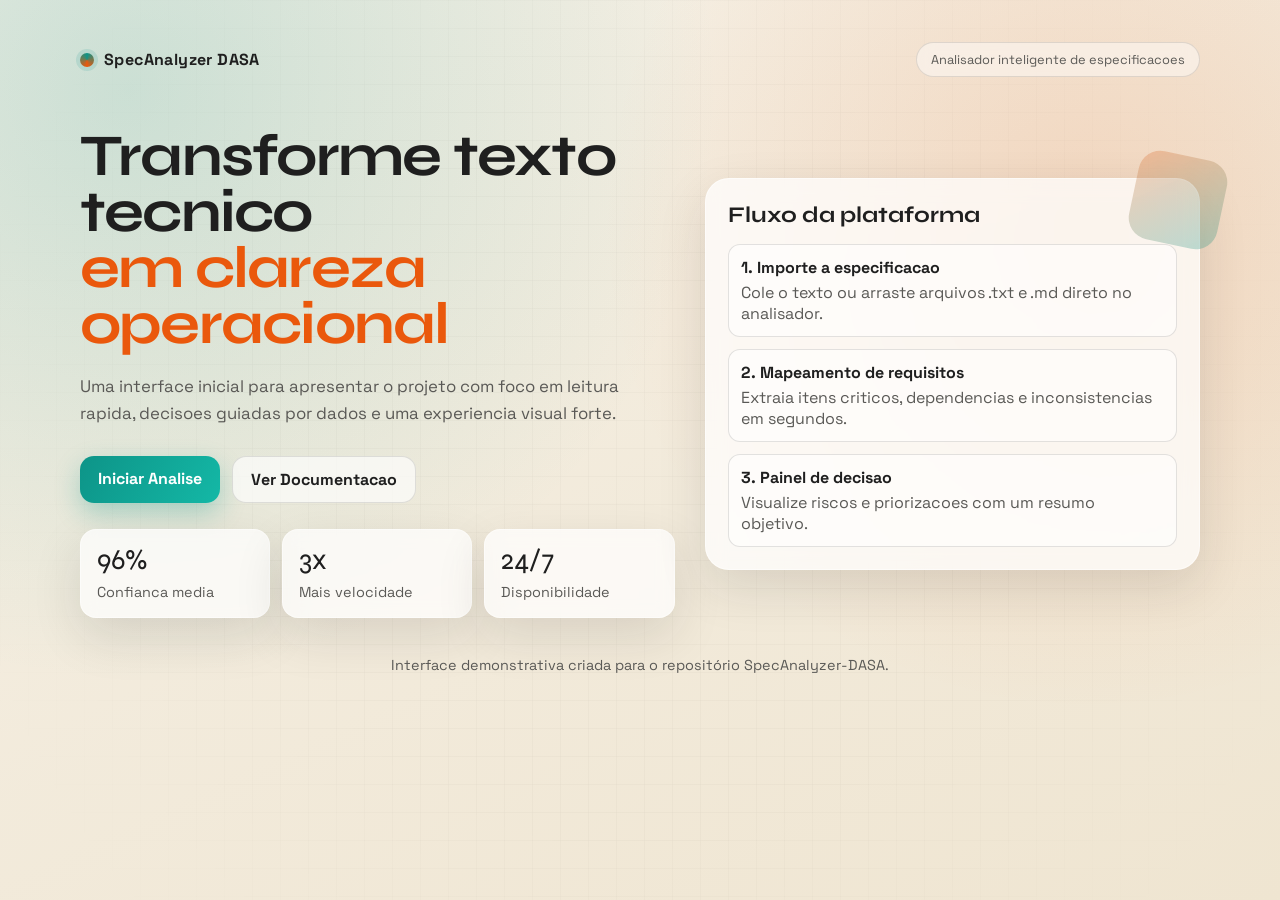
<file: index.html>
<!doctype html>
<html lang="pt-BR">
<head>
  <meta charset="UTF-8" />
  <meta name="viewport" content="width=device-width, initial-scale=1.0" />
  <title>SpecAnalyzer DASA</title>
  <link rel="preconnect" href="https://fonts.googleapis.com" />
  <link rel="preconnect" href="https://fonts.gstatic.com" crossorigin />
  <link href="https://fonts.googleapis.com/css2?family=Space+Grotesk:wght@400;500;700&family=Syne:wght@700;800&display=swap" rel="stylesheet" />
  <link rel="stylesheet" href="styles.css" />
</head>
<body>
  <div class="texture" aria-hidden="true"></div>

  <div class="wrapper">
    <header>
      <div class="brand">
        <span class="dot" aria-hidden="true"></span>
        <span>SpecAnalyzer DASA</span>
      </div>
      <span class="tag">Analisador inteligente de especificacoes</span>
    </header>

    <main class="hero">
      <section class="headline">
        <h1>
          <span class="line">Transforme texto tecnico</span>
          <span class="line accent">em clareza operacional</span>
        </h1>
        <p class="subtitle">
          Uma interface inicial para apresentar o projeto com foco em leitura rapida,
          decisoes guiadas por dados e uma experiencia visual forte.
        </p>

        <div class="actions">
          <a class="btn primary" href="app.html">Iniciar Analise</a>
          <a class="btn secondary" href="#">Ver Documentacao</a>
        </div>

        <div class="stats">
          <article class="stat">
            <div class="n">96%</div>
            <div class="l">Confianca media</div>
          </article>
          <article class="stat">
            <div class="n">3x</div>
            <div class="l">Mais velocidade</div>
          </article>
          <article class="stat">
            <div class="n">24/7</div>
            <div class="l">Disponibilidade</div>
          </article>
        </div>
      </section>

      <aside class="card">
        <h2>Fluxo da plataforma</h2>
        <ul>
          <li>
            <strong>1. Importe a especificacao</strong>
            Cole o texto ou arraste arquivos .txt e .md direto no analisador.
          </li>
          <li>
            <strong>2. Mapeamento de requisitos</strong>
            Extraia itens criticos, dependencias e inconsistencias em segundos.
          </li>
          <li>
            <strong>3. Painel de decisao</strong>
            Visualize riscos e priorizacoes com um resumo objetivo.
          </li>
        </ul>
      </aside>
    </main>

    <footer>
      Interface demonstrativa criada para o repositório SpecAnalyzer-DASA.
    </footer>
  </div>
</body>
</html>
</file>
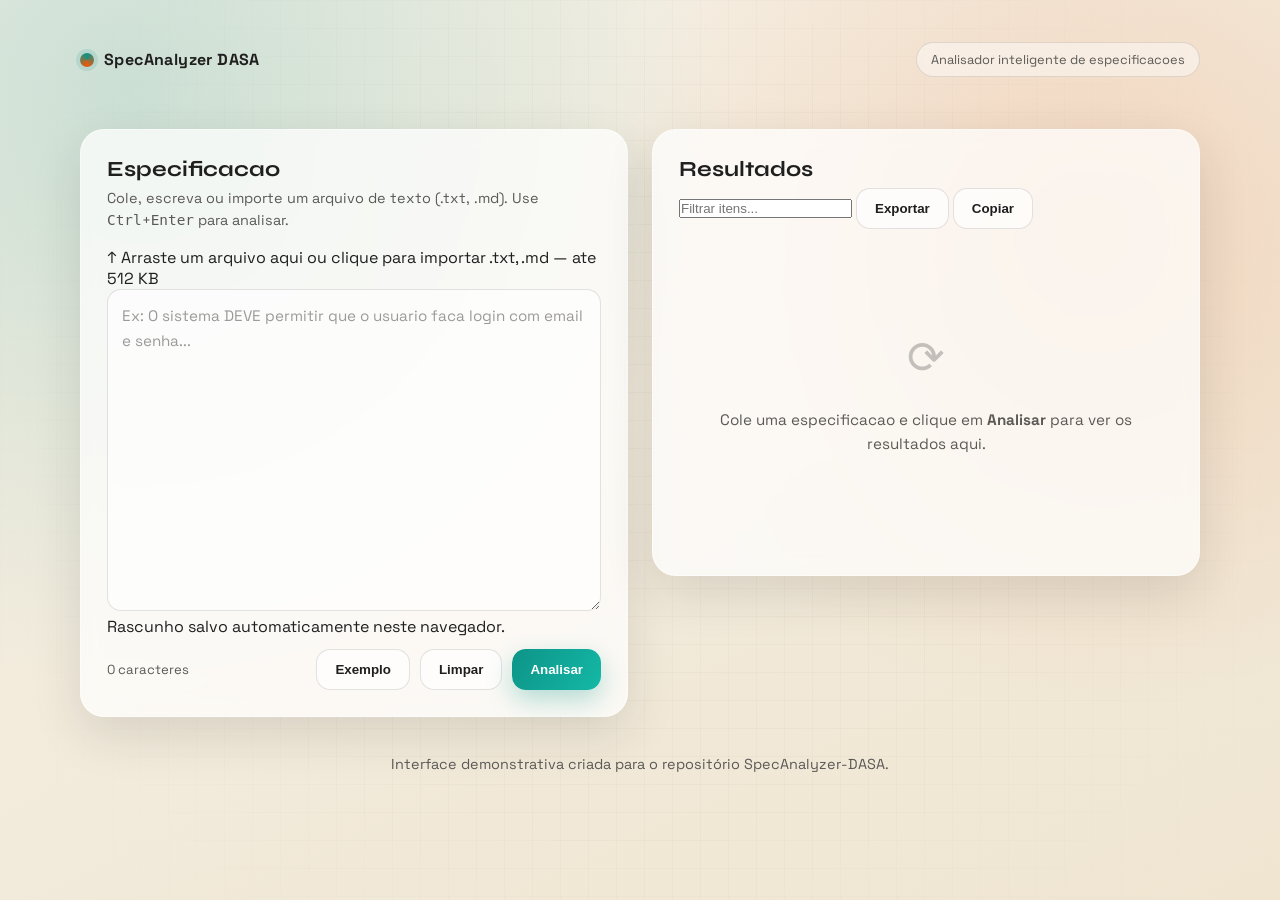
<file: app.html>
<!doctype html>
<html lang="pt-BR">
<head>
  <meta charset="UTF-8" />
  <meta name="viewport" content="width=device-width, initial-scale=1.0" />
  <title>SpecAnalyzer DASA — Analisador</title>
  <link rel="preconnect" href="https://fonts.googleapis.com" />
  <link rel="preconnect" href="https://fonts.gstatic.com" crossorigin />
  <link href="https://fonts.googleapis.com/css2?family=Space+Grotesk:wght@400;500;700&family=Syne:wght@700;800&display=swap" rel="stylesheet" />
  <link rel="stylesheet" href="styles.css" />
  <link rel="stylesheet" href="app.css" />
</head>
<body>
  <div class="texture" aria-hidden="true"></div>

  <div class="wrapper">
    <header>
      <div class="brand">
        <a href="index.html" class="brand-link" aria-label="Voltar para a pagina inicial">
          <span class="dot" aria-hidden="true"></span>
          <span>SpecAnalyzer DASA</span>
        </a>
      </div>
      <span class="tag">Analisador inteligente de especificacoes</span>
    </header>

    <main class="app-layout">
      <section class="panel input-panel" aria-labelledby="input-heading">
        <h2 id="input-heading">Especificacao</h2>
        <p class="panel-desc">
          Cole, escreva ou importe um arquivo de texto (.txt, .md). Use
          <kbd>Ctrl</kbd>+<kbd>Enter</kbd> para analisar.
        </p>

        <div
          class="upload-zone"
          id="upload-zone"
          tabindex="0"
          role="button"
          aria-label="Importar arquivo de especificacao. Arraste ou clique para selecionar."
        >
          <span class="upload-icon" aria-hidden="true">↑</span>
          <span class="upload-text">Arraste um arquivo aqui ou clique para importar</span>
          <span class="upload-hint">.txt, .md — ate 512 KB</span>
        </div>
        <input type="file" id="file-input" class="sr-only" accept=".txt,.md,.text,text/plain" />

        <label for="spec-input" class="sr-only">Texto da especificacao</label>
        <textarea
          id="spec-input"
          class="spec-textarea"
          placeholder="Ex: O sistema DEVE permitir que o usuario faca login com email e senha..."
          rows="12"
          aria-describedby="char-count input-hint"
        ></textarea>
        <p id="input-hint" class="input-hint">Rascunho salvo automaticamente neste navegador.</p>

        <div class="input-footer">
          <span id="char-count" class="char-count" aria-live="polite">0 caracteres</span>
          <div class="input-actions">
            <button class="btn secondary" id="sample-btn" type="button">Exemplo</button>
            <button class="btn secondary" id="clear-btn" type="button" aria-label="Limpar campo de texto">Limpar</button>
            <button class="btn primary" id="analyze-btn" type="button">Analisar</button>
          </div>
        </div>
      </section>

      <section class="panel results-panel" id="results-panel" aria-labelledby="results-heading" aria-live="polite">
        <div class="results-header">
          <h2 id="results-heading">Resultados</h2>
          <div class="results-toolbar hidden" id="results-toolbar">
            <label class="filter-label sr-only" for="result-filter">Filtrar resultados</label>
            <input
              type="search"
              id="result-filter"
              class="result-filter"
              placeholder="Filtrar itens..."
              autocomplete="off"
            />
            <button class="btn secondary btn-sm" id="export-btn" type="button">Exportar</button>
            <button class="btn secondary btn-sm" id="copy-btn" type="button">Copiar</button>
          </div>
        </div>
        <p class="analysis-meta hidden" id="analysis-meta" aria-live="polite"></p>

        <div id="results-placeholder" class="results-placeholder">
          <div class="placeholder-icon" aria-hidden="true">⟳</div>
          <p>Cole uma especificacao e clique em <strong>Analisar</strong> para ver os resultados aqui.</p>
        </div>

        <div id="results-content" class="results-content hidden" role="region" aria-label="Resultados da analise">
          <div class="summary-bar" id="summary-bar"></div>

          <div class="result-section" id="section-duplicates">
            <h3 class="section-title">
              <span class="section-icon duplicate" aria-hidden="true">≈</span>
              Duplicatas
              <span class="section-badge duplicate" id="badge-duplicates">0</span>
            </h3>
            <ul class="result-list" id="list-duplicates"></ul>
          </div>

          <div class="result-section" id="section-requirements">
            <h3 class="section-title">
              <span class="section-icon" aria-hidden="true">✓</span>
              Requisitos identificados
              <span class="section-badge" id="badge-requirements">0</span>
            </h3>
            <ul class="result-list" id="list-requirements"></ul>
          </div>

          <div class="result-section" id="section-restrictions">
            <h3 class="section-title">
              <span class="section-icon restriction" aria-hidden="true">✕</span>
              Restricoes e negacoes
              <span class="section-badge warning" id="badge-restrictions">0</span>
            </h3>
            <ul class="result-list" id="list-restrictions"></ul>
          </div>

          <div class="result-section" id="section-inconsistencies">
            <h3 class="section-title">
              <span class="section-icon danger" aria-hidden="true">⚠</span>
              Possiveis inconsistencias
              <span class="section-badge danger" id="badge-inconsistencies">0</span>
            </h3>
            <ul class="result-list" id="list-inconsistencies"></ul>
          </div>

          <div class="result-section" id="section-neutrals">
            <h3 class="section-title">
              <span class="section-icon neutral" aria-hidden="true">○</span>
              Demais frases
              <span class="section-badge neutral" id="badge-neutrals">0</span>
            </h3>
            <ul class="result-list" id="list-neutrals"></ul>
          </div>

          <div class="result-section" id="section-keywords">
            <h3 class="section-title">
              <span class="section-icon accent2" aria-hidden="true">#</span>
              Palavras-chave relevantes
            </h3>
            <div class="keyword-cloud" id="keyword-cloud"></div>
          </div>
        </div>
      </section>
    </main>

    <footer>
      Interface demonstrativa criada para o repositório SpecAnalyzer-DASA.
    </footer>
  </div>

  <div id="toast" class="toast hidden" role="status" aria-live="polite"></div>

  <script src="app.js"></script>
</body>
</html>
</file>
<file: styles.css>
:root {
  --bg-1: #f6f1e7;
  --bg-2: #efe5d1;
  --text: #1f1f1f;
  --muted: #5a5956;
  --accent: #0d9488;
  --accent-2: #ea580c;
  --card: rgba(255, 255, 255, 0.72);
  --line: rgba(31, 31, 31, 0.12);
  --shadow: 0 18px 50px rgba(31, 31, 31, 0.12);
}

* {
  box-sizing: border-box;
  margin: 0;
  padding: 0;
}

body {
  min-height: 100vh;
  font-family: "Space Grotesk", sans-serif;
  color: var(--text);
  background:
    radial-gradient(circle at 10% 10%, rgba(13, 148, 136, 0.18), transparent 42%),
    radial-gradient(circle at 85% 25%, rgba(234, 88, 12, 0.15), transparent 38%),
    linear-gradient(155deg, var(--bg-1), var(--bg-2));
  overflow-x: hidden;
}

.texture {
  position: fixed;
  inset: 0;
  pointer-events: none;
  opacity: 0.28;
  background-image: linear-gradient(rgba(31, 31, 31, 0.08) 1px, transparent 1px), linear-gradient(90deg, rgba(31, 31, 31, 0.08) 1px, transparent 1px);
  background-size: 28px 28px;
  mask-image: radial-gradient(circle at center, black 45%, transparent 95%);
  z-index: 0;
}

.wrapper {
  position: relative;
  z-index: 1;
  width: min(1120px, 92vw);
  margin: 0 auto;
  padding: 32px 0 60px;
}

header {
  display: flex;
  justify-content: space-between;
  align-items: center;
  padding: 10px 0 24px;
  animation: slideDown 0.8s ease forwards;
  opacity: 0;
}

.brand {
  display: flex;
  align-items: center;
  gap: 10px;
  font-weight: 700;
  letter-spacing: 0.4px;
}

.dot {
  width: 14px;
  height: 14px;
  border-radius: 50%;
  background: conic-gradient(var(--accent), var(--accent-2), var(--accent));
  box-shadow: 0 0 0 4px rgba(13, 148, 136, 0.13);
}

.tag {
  border: 1px solid var(--line);
  border-radius: 999px;
  padding: 8px 14px;
  font-size: 0.8rem;
  color: var(--muted);
  background: rgba(255, 255, 255, 0.45);
  backdrop-filter: blur(8px);
}

.hero {
  display: grid;
  grid-template-columns: 1.2fr 1fr;
  gap: 30px;
  align-items: center;
  margin-top: 28px;
}

.headline {
  animation: fadeUp 0.9s ease forwards;
  opacity: 0;
  animation-delay: 0.1s;
}

h1 {
  font-family: "Syne", sans-serif;
  font-size: clamp(2.2rem, 4.6vw, 4.5rem);
  line-height: 0.95;
  letter-spacing: -0.03em;
  margin-bottom: 20px;
}

.line {
  display: block;
}

.line.accent {
  color: var(--accent-2);
}

.subtitle {
  max-width: 56ch;
  color: var(--muted);
  line-height: 1.6;
  font-size: 1.05rem;
  margin-bottom: 30px;
}

.actions {
  display: flex;
  gap: 12px;
  flex-wrap: wrap;
}

.btn {
  border: none;
  text-decoration: none;
  cursor: pointer;
  border-radius: 14px;
  padding: 12px 18px;
  font-weight: 700;
  transition: transform 0.2s ease, box-shadow 0.2s ease;
}

.btn.primary {
  background: linear-gradient(120deg, var(--accent), #14b8a6);
  color: #ffffff;
  box-shadow: 0 10px 26px rgba(13, 148, 136, 0.3);
}

.btn.secondary {
  color: var(--text);
  background: rgba(255, 255, 255, 0.65);
  border: 1px solid var(--line);
}

.btn:hover {
  transform: translateY(-2px);
  box-shadow: var(--shadow);
}

.stats {
  display: grid;
  grid-template-columns: repeat(3, 1fr);
  gap: 12px;
  margin-top: 26px;
  animation: fadeUp 0.9s ease forwards;
  opacity: 0;
  animation-delay: 0.2s;
}

.stat {
  background: var(--card);
  border: 1px solid rgba(255, 255, 255, 0.45);
  backdrop-filter: blur(8px);
  border-radius: 16px;
  padding: 16px;
  box-shadow: var(--shadow);
}

.stat .n {
  font-family: "Syne", sans-serif;
  font-size: 1.8rem;
  line-height: 1;
  margin-bottom: 8px;
}

.stat .l {
  color: var(--muted);
  font-size: 0.9rem;
}

.card {
  position: relative;
  background: var(--card);
  border: 1px solid rgba(255, 255, 255, 0.5);
  border-radius: 24px;
  padding: 22px;
  box-shadow: var(--shadow);
  backdrop-filter: blur(10px);
  animation: fadeUp 0.9s ease forwards;
  opacity: 0;
  animation-delay: 0.3s;
}

.card::before {
  content: "";
  position: absolute;
  right: -24px;
  top: -24px;
  width: 90px;
  height: 90px;
  border-radius: 22px;
  background: linear-gradient(145deg, rgba(234, 88, 12, 0.25), rgba(13, 148, 136, 0.28));
  transform: rotate(12deg);
  z-index: -1;
}

.card h2 {
  font-family: "Syne", sans-serif;
  font-size: 1.4rem;
  margin-bottom: 16px;
}

.card ul {
  list-style: none;
  display: grid;
  gap: 12px;
  color: var(--muted);
}

.card li {
  border: 1px solid var(--line);
  border-radius: 12px;
  padding: 12px;
  background: rgba(255, 255, 255, 0.55);
}

.card strong {
  color: var(--text);
  display: block;
  margin-bottom: 4px;
}

footer {
  margin-top: 38px;
  text-align: center;
  color: var(--muted);
  font-size: 0.9rem;
  animation: fadeUp 0.9s ease forwards;
  opacity: 0;
  animation-delay: 0.4s;
}

@keyframes fadeUp {
  from {
    opacity: 0;
    transform: translateY(22px);
  }
  to {
    opacity: 1;
    transform: translateY(0);
  }
}

@keyframes slideDown {
  from {
    opacity: 0;
    transform: translateY(-18px);
  }
  to {
    opacity: 1;
    transform: translateY(0);
  }
}

@media (max-width: 960px) {
  .hero {
    grid-template-columns: 1fr;
  }

  .card::before {
    right: 8px;
    top: -18px;
    width: 70px;
    height: 70px;
  }
}

@media (max-width: 680px) {
  .wrapper {
    width: min(1120px, 94vw);
    padding-top: 20px;
  }

  .stats {
    grid-template-columns: 1fr;
  }

  .tag {
    display: none;
  }

  .btn {
    width: 100%;
    text-align: center;
  }
}
</file>
<file: app.css>
/* ── App-specific layout ─────────────────────────────────────── */

.brand-link {
  display: flex;
  align-items: center;
  gap: 10px;
  text-decoration: none;
  color: inherit;
  font-weight: 700;
  letter-spacing: 0.4px;
}

.sr-only {
  position: absolute;
  width: 1px;
  height: 1px;
  padding: 0;
  margin: -1px;
  overflow: hidden;
  clip: rect(0, 0, 0, 0);
  white-space: nowrap;
  border: 0;
}

.app-layout {
  display: grid;
  grid-template-columns: 1fr 1fr;
  gap: 24px;
  align-items: start;
  margin-top: 28px;
}

/* ── Panels ──────────────────────────────────────────────────── */

.panel {
  background: var(--card);
  border: 1px solid rgba(255, 255, 255, 0.5);
  border-radius: 24px;
  padding: 26px;
  box-shadow: var(--shadow);
  backdrop-filter: blur(10px);
  animation: fadeUp 0.9s ease forwards;
  opacity: 0;
}

.input-panel {
  animation-delay: 0.1s;
}

.results-panel {
  animation-delay: 0.2s;
  min-height: 420px;
}

.panel h2 {
  font-family: "Syne", sans-serif;
  font-size: 1.35rem;
  margin-bottom: 6px;
}

.panel-desc {
  color: var(--muted);
  font-size: 0.9rem;
  margin-bottom: 16px;
  line-height: 1.5;
}

/* ── Textarea ────────────────────────────────────────────────── */

.spec-textarea {
  width: 100%;
  border: 1px solid var(--line);
  border-radius: 14px;
  padding: 14px;
  font-family: "Space Grotesk", sans-serif;
  font-size: 0.95rem;
  color: var(--text);
  background: rgba(255, 255, 255, 0.6);
  resize: vertical;
  line-height: 1.6;
  transition: border-color 0.2s ease, box-shadow 0.2s ease;
  outline: none;
}

.spec-textarea:focus {
  border-color: var(--accent);
  box-shadow: 0 0 0 3px rgba(13, 148, 136, 0.15);
}

.spec-textarea::placeholder {
  color: rgba(90, 89, 86, 0.6);
}

/* ── Input footer ────────────────────────────────────────────── */

.input-footer {
  display: flex;
  justify-content: space-between;
  align-items: center;
  margin-top: 12px;
  flex-wrap: wrap;
  gap: 10px;
}

.char-count {
  font-size: 0.82rem;
  color: var(--muted);
}

.input-actions {
  display: flex;
  gap: 10px;
}

/* ── Results: placeholder ─────────────────────────────────────── */

.results-placeholder {
  display: flex;
  flex-direction: column;
  align-items: center;
  justify-content: center;
  gap: 14px;
  height: 320px;
  color: var(--muted);
  text-align: center;
  font-size: 0.95rem;
  line-height: 1.6;
}

.placeholder-icon {
  font-size: 2.8rem;
  opacity: 0.35;
}

/* ── Results: content ─────────────────────────────────────────── */

.results-content.hidden {
  display: none;
}

.summary-bar {
  display: flex;
  gap: 10px;
  flex-wrap: wrap;
  margin-bottom: 20px;
}

.summary-chip {
  display: inline-flex;
  align-items: center;
  gap: 6px;
  padding: 6px 12px;
  border-radius: 999px;
  font-size: 0.82rem;
  font-weight: 700;
  background: rgba(255, 255, 255, 0.65);
  border: 1px solid var(--line);
}

.summary-chip.ok {
  color: var(--accent);
  border-color: rgba(13, 148, 136, 0.3);
  background: rgba(13, 148, 136, 0.08);
}

.summary-chip.warn {
  color: #b45309;
  border-color: rgba(180, 83, 9, 0.3);
  background: rgba(234, 88, 12, 0.08);
}

.summary-chip.danger {
  color: #b91c1c;
  border-color: rgba(185, 28, 28, 0.3);
  background: rgba(239, 68, 68, 0.08);
}

/* ── Result sections ─────────────────────────────────────────── */

.result-section {
  margin-bottom: 20px;
}

.result-section:last-child {
  margin-bottom: 0;
}

.section-title {
  display: flex;
  align-items: center;
  gap: 8px;
  font-family: "Syne", sans-serif;
  font-size: 1rem;
  margin-bottom: 10px;
}

.section-icon {
  width: 22px;
  height: 22px;
  border-radius: 50%;
  display: inline-flex;
  align-items: center;
  justify-content: center;
  font-size: 0.75rem;
  background: rgba(13, 148, 136, 0.15);
  color: var(--accent);
  flex-shrink: 0;
}

.section-icon.restriction {
  background: rgba(234, 88, 12, 0.15);
  color: var(--accent-2);
}

.section-icon.danger {
  background: rgba(239, 68, 68, 0.15);
  color: #dc2626;
}

.section-icon.accent2 {
  background: rgba(234, 88, 12, 0.15);
  color: var(--accent-2);
}

.section-badge {
  margin-left: auto;
  min-width: 22px;
  height: 22px;
  border-radius: 999px;
  display: inline-flex;
  align-items: center;
  justify-content: center;
  font-size: 0.78rem;
  font-weight: 700;
  background: rgba(13, 148, 136, 0.15);
  color: var(--accent);
  padding: 0 6px;
}

.section-badge.warning {
  background: rgba(234, 88, 12, 0.15);
  color: var(--accent-2);
}

.section-badge.danger {
  background: rgba(239, 68, 68, 0.15);
  color: #dc2626;
}

/* ── Result list items ────────────────────────────────────────── */

.result-list {
  list-style: none;
  display: grid;
  gap: 8px;
}

.result-item {
  border: 1px solid var(--line);
  border-radius: 12px;
  padding: 10px 14px;
  font-size: 0.9rem;
  line-height: 1.5;
  background: rgba(255, 255, 255, 0.55);
  color: var(--muted);
}

.result-item em {
  font-style: normal;
  color: var(--accent);
  font-weight: 700;
}

.result-item.restriction-item em {
  color: var(--accent-2);
}

.result-item.inconsistency-item {
  border-color: rgba(239, 68, 68, 0.25);
  background: rgba(239, 68, 68, 0.04);
  color: var(--text);
}

.result-item.empty-notice {
  color: var(--muted);
  font-style: italic;
  opacity: 0.75;
  border-style: dashed;
}

.result-item.filter-hidden {
  display: none;
}

.result-item.duplicate-item {
  border-color: rgba(124, 58, 237, 0.25);
  background: rgba(124, 58, 237, 0.04);
}

.dup-count {
  font-size: 0.8rem;
  color: #7c3aed;
  font-weight: 600;
}

.strength-tag {
  display: inline-block;
  font-size: 0.72rem;
  font-weight: 700;
  text-transform: uppercase;
  letter-spacing: 0.04em;
  padding: 2px 8px;
  border-radius: 999px;
  margin-right: 6px;
  vertical-align: middle;
}

.strength-tag.mandatory {
  background: rgba(13, 148, 136, 0.15);
  color: var(--accent);
}

.strength-tag.recommended {
  background: rgba(234, 88, 12, 0.12);
  color: var(--accent-2);
}

.severity-tag {
  display: inline-block;
  font-size: 0.72rem;
  font-weight: 700;
  text-transform: uppercase;
  padding: 2px 8px;
  border-radius: 999px;
  margin-right: 4px;
}

.severity-tag.high {
  background: rgba(239, 68, 68, 0.15);
  color: #b91c1c;
}

.severity-tag.med {
  background: rgba(234, 88, 12, 0.12);
  color: #b45309;
}

.result-item.neutral-item {
  opacity: 0.9;
}

/* ── Toast ───────────────────────────────────────────────────── */

.toast {
  position: fixed;
  bottom: 24px;
  left: 50%;
  transform: translateX(-50%);
  z-index: 100;
  padding: 12px 20px;
  border-radius: 12px;
  background: var(--text);
  color: #fff;
  font-size: 0.9rem;
  font-weight: 500;
  box-shadow: var(--shadow);
  max-width: min(90vw, 420px);
  text-align: center;
}

.toast.hidden {
  display: none;
}

/* ── Keyword cloud ────────────────────────────────────────────── */

.keyword-cloud {
  display: flex;
  flex-wrap: wrap;
  gap: 8px;
}

.keyword-tag {
  padding: 4px 10px;
  border-radius: 999px;
  font-size: 0.82rem;
  font-weight: 500;
  background: rgba(255, 255, 255, 0.7);
  border: 1px solid var(--line);
  color: var(--text);
  transition: transform 0.15s ease;
}

.keyword-tag:hover {
  transform: translateY(-1px);
}

/* ── Responsive ──────────────────────────────────────────────── */

@media (max-width: 900px) {
  .app-layout {
    grid-template-columns: 1fr;
  }
}

@media (max-width: 680px) {
  .panel {
    padding: 18px;
  }

  .input-footer {
    flex-direction: column;
    align-items: flex-start;
  }

  .input-actions {
    width: 100%;
  }

  .input-actions .btn {
    flex: 1;
    text-align: center;
  }
}
</file>
